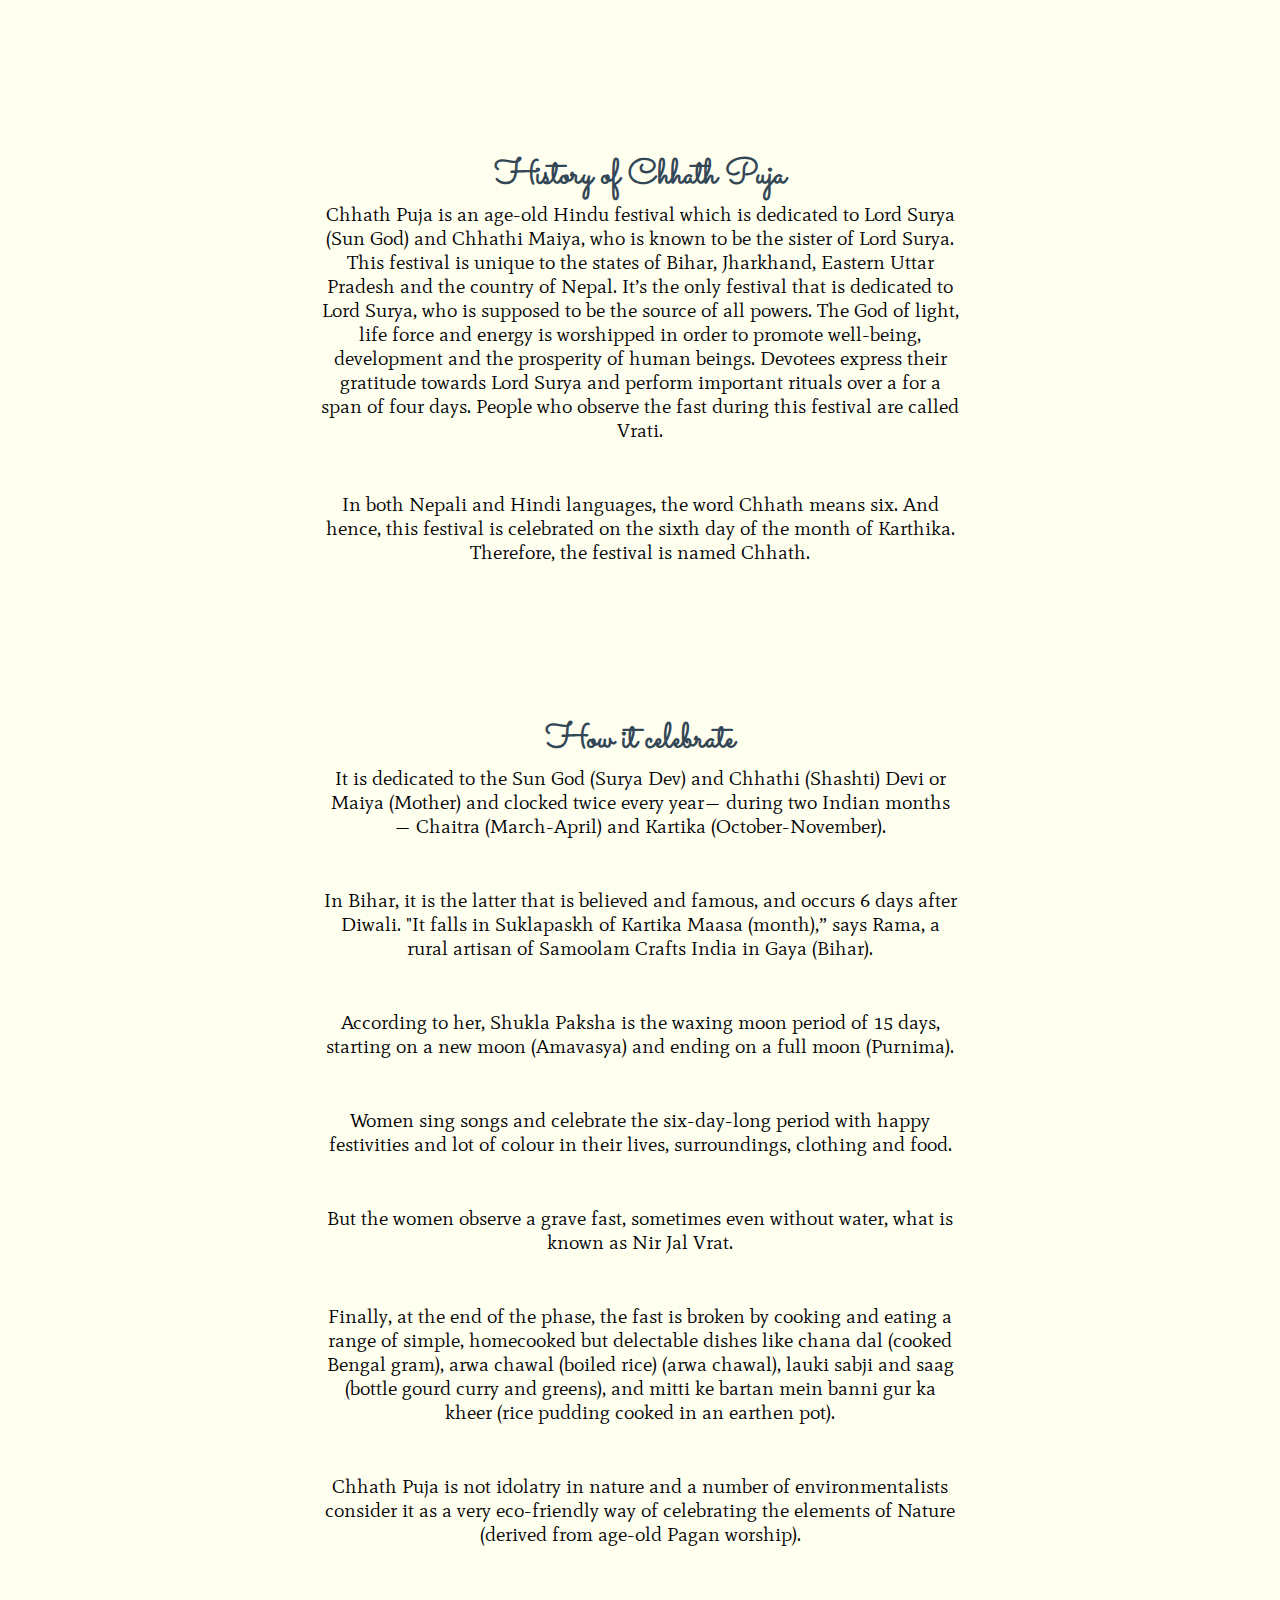
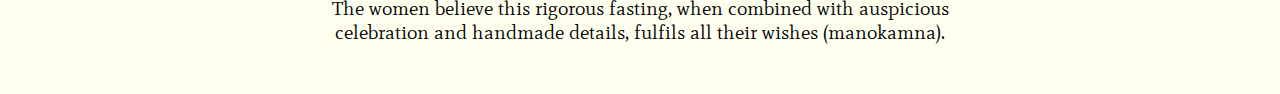
<file: Project.html>
<!DOCTYPE html>
<html lang="en">
<head>
    <meta charset="UTF-8">
    <meta http-equiv="X-UA-Compatible" content="IE=edge">
    <meta name="viewport" content="width=device-width, initial-scale=1.0">
    <link rel="stylesheet" href="css/styles.css">
    <link rel="icon" href="favicon.ico">
    <link href="https://fonts.googleapis.com/css2?family=Clicker+Script&family=Cookie&family=Mate:ital@1&family=Sacramento&display=swap" rel="stylesheet">
    <title>Document</title>

</head>
<body>
    <h1 class="His">History of Chhath Puja</h1>
    <p class="Dis">
        Chhath Puja is an age-old Hindu festival which is dedicated to Lord Surya (Sun God) and Chhathi Maiya,
         who is known to be the sister of Lord Surya. This festival is unique to the states of Bihar, Jharkhand,
          Eastern Uttar Pradesh and the country of Nepal. It’s the only festival that is dedicated to Lord Surya,
           who is supposed to be the source of all powers. The God of light, life force and energy is worshipped in
            order to promote well-being, development and the prosperity of human beings. Devotees express their gratitude
             towards Lord Surya and perform important rituals over a for a span of four days.
              People who observe the fast during this festival are called Vrati.
    </p>
    <p class="Dis">
    
        In both Nepali and Hindi languages, the word Chhath means six. And hence, this festival is celebrated on the sixth
         day of the month of Karthika. Therefore, the festival is named Chhath.
        </p>
    
        <h1 class="Dev">How it celebrate</h1>
        <p class="puja">
            
        
        It is dedicated to the Sun God (Surya Dev) and Chhathi (Shashti) Devi or Maiya (Mother) and clocked twice
         every year— during two Indian months — Chaitra (March-April) and Kartika (October-November).
        </p>
        
        
        <p class="puja">
        In Bihar, it is the latter that is believed and famous, and occurs 6 days after Diwali. "It falls in Suklapaskh of
         Kartika Maasa (month),” says Rama, a rural artisan of Samoolam Crafts India in Gaya (Bihar). 
        </p>
        
        
        <p class="puja">
        According to her, Shukla Paksha is the waxing moon period of 15 days, starting on a new moon (Amavasya)
         and ending on a full moon (Purnima). 
        </p>
        
        
        <p class="puja">
        Women sing songs and celebrate the six-day-long period with happy festivities and lot of colour in their lives, 
        surroundings, clothing and food. 
        </p>
        
        
        
        <p class="puja">
        But the women observe a grave fast, sometimes even without water, what is known as Nir Jal Vrat. 
        </p>
        
        <p class="puja">
        Finally, at the end of the phase, the fast is broken by cooking and eating a range of simple, homecooked but
         delectable dishes like chana dal (cooked Bengal gram), arwa chawal (boiled rice) (arwa chawal), lauki sabji
          and saag (bottle gourd curry and greens), and mitti ke bartan mein banni gur ka kheer (rice pudding cooked
           in an earthen pot). 
        </p>
        
        
        <p class="puja">
        Chhath Puja is not idolatry in nature and a number of environmentalists consider it as a very eco-friendly way 
        of celebrating the elements of Nature (derived from age-old Pagan worship). 
        </p>
        
        
        <p class="puja">
        The women believe this rigorous fasting, when combined with auspicious celebration and handmade details, 
        fulfils all their wishes (manokamna). 
        </p>    
</body>
</html>
</file>
<file: css/styles.css>
body{
    margin: 0px;
    text-align: center;
    background-color: ivory;
}

h1{
    position: relative;
    margin-left: 0px;
    margin-top: 150px;
    margin-right: 0px;
    font-family: 'Sacramento', cursive;
    color: #334756;
    font-size: 6.5rem;
    margin-bottom: 0px;
}
h2{
    font-family: 'Cookie', cursive;
    font-size: 4.5rem;
    font-weight: normal;
    margin-top: 0px;
    color: #334756;
}
h3{
    font-family: 'Mate', serif;
    color: #548CA8;
    font-size: 3.5rem;
    margin-top: 0px;
}
p{
    margin: 0px auto 50px auto;
    font-family: 'Mate', serif;
    font-size: 30px;
    width: 50%;
    text-align: center;

}
.profile{
    position: relative;
    display: inline;
    margin-top: 100px;
    float: right;
    margin-right: 30px;
    border-radius: 70%;
}

.Hello{
    width: 50%;
    margin: 100px auto 0px 30px;
}
.btn {
    background: #423F3E;
    -webkit-border-radius: 20px;
    -moz-border-radius: 20px;
    border-radius: 20px;
    color: #FFFFFF;
    font-family: Brush Script MT;
    font-size: 20px;
    font-weight: 100;
    padding: 20px;
    -webkit-box-shadow: 1px 1px 20px 0 #000000;
    -moz-box-shadow: 1px 1px 20px 0 #000000;
    box-shadow: 1px 1px 20px 0 #000000;
    text-shadow: 1px 1px 20px #000000;
    border: solid #337FED 1px;
    text-decoration: none;
    display: inline-block;
    cursor: pointer;
    text-align: center;
    margin-bottom: 30px;
 }
 
 .btn:hover {
    border: solid #337FED 1px;
    background: #1E62D0;
    background-image: -webkit-linear-gradient(top, #1E62D0, #3D94F6);
    background-image: -moz-linear-gradient(top, #1E62D0, #3D94F6);
    background-image: -ms-linear-gradient(top, #1E62D0, #3D94F6);
    background-image: -o-linear-gradient(top, #1E62D0, #3D94F6);
    background-image: -webkit-gradient(to bottom, #1E62D0, #3D94F6);
    -webkit-border-radius: 20px;
    -moz-border-radius: 20px;
    border-radius: 20px;
    text-decoration: none;
 }


.top-container{
  

    
}
.middle-container{
    height: 30%;
    display: inline-block;
    text-align: center;
    margin: auto;
}
.bottom-container{
    
}
.top-cloud{
    position: absolute;
    top: 50px;
    right: 400px;
}
.bottom-cloud{
    position: absolute;
}
.puja{
    width: 50%;
    margin-left: 25%;
    text-align: center;
    font-family: 'Mate', serif;
    font-size: 20px;
}
.His{
    text-align: center;
    font-family: 'Sacramento', cursive;
    font-size: 35px;
}
.Dis{
    width: 50%;
    margin-left: 25%;
    text-align: center;
    font-family: 'Mate', serif;
    font-size: 20px;
}
.Dev{
    text-align: center;
    font-family: 'Sacramento', cursive;
    font-size: 35px;
}
a{
    color: #548CA8;
}
</file>
